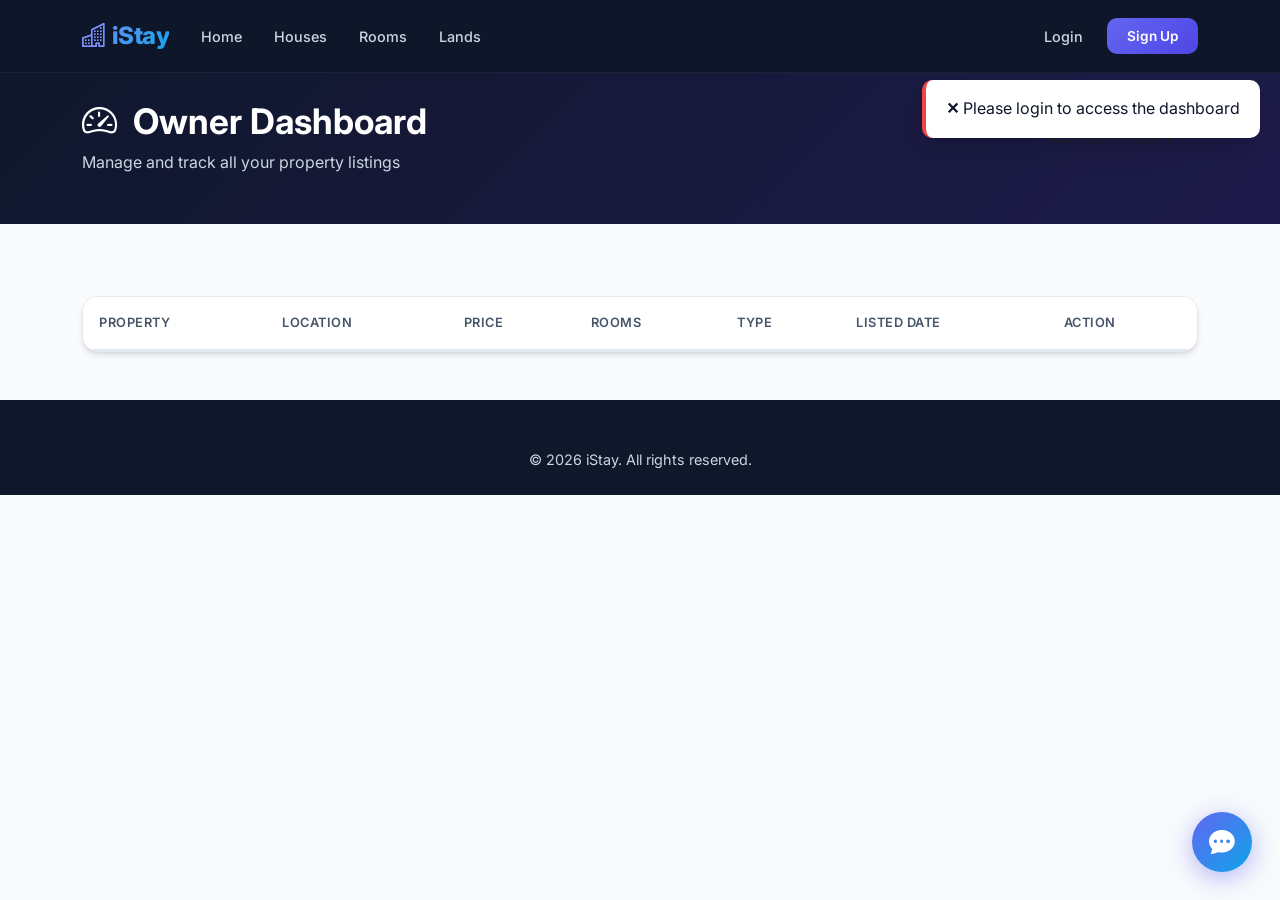
<file: frontend/dashboard.html>
<!DOCTYPE html>
<html lang="en">
<head>
    <meta charset="UTF-8">
    <meta name="viewport" content="width=device-width, initial-scale=1.0">
    <meta name="description" content="Manage your property listings on iStay - view, add, and remove your properties.">
    <title>Owner Dashboard — iStay</title>
    <link rel="icon" type="image/svg+xml" href="data:image/svg+xml,<svg xmlns='http://www.w3.org/2000/svg' viewBox='0 0 100 100'><text y='.9em' font-size='90'>🏠</text></svg>">
    <link href="https://cdn.jsdelivr.net/npm/bootstrap@5.3.3/dist/css/bootstrap.min.css" rel="stylesheet">
    <link href="https://cdn.jsdelivr.net/npm/bootstrap-icons@1.11.3/font/bootstrap-icons.min.css" rel="stylesheet">
    <link rel="stylesheet" href="css/style.css">
</head>
<body>

    <!-- Navbar -->
    <nav class="navbar navbar-expand-lg navbar-custom fixed-top">
        <div class="container">
            <a class="navbar-brand" href="index.html"><i class="bi bi-buildings"></i>iStay</a>
            <button class="navbar-toggler" type="button" data-bs-toggle="collapse" data-bs-target="#navbarNav" style="border-color: rgba(255,255,255,0.2);">
                <span class="navbar-toggler-icon" style="filter: invert(1);"></span>
            </button>
            <div class="collapse navbar-collapse" id="navbarNav">
                                <ul class="navbar-nav me-auto">
                    <li class="nav-item"><a class="nav-link" href="index.html">Home</a></li>
                    <li class="nav-item"><a class="nav-link" href="houses.html">Houses</a></li>
                    <li class="nav-item"><a class="nav-link" href="rooms.html">Rooms</a></li>
                    <li class="nav-item"><a class="nav-link" href="lands.html">Lands</a></li>
                </ul>
                <div class="d-flex align-items-center gap-2" id="authLinks">
                    <a href="login.html" class="nav-link" style="color: var(--light-3) !important;">Login</a>
                    <a href="register.html" class="btn btn-nav">Sign Up</a>
                </div>
                <div class="d-flex align-items-center gap-3" id="userLinks" style="display: none !important;">
                    <a href="add-property.html" class="nav-link" style="color: var(--light-3) !important;"><i class="bi bi-plus-circle me-1"></i>Add Property</a>
                    <a href="dashboard.html" class="nav-link active" style="color: var(--light-3) !important;"><i class="bi bi-speedometer2 me-1"></i>Dashboard</a>
                    <div class="dropdown">
                        <a class="nav-link dropdown-toggle" href="#" role="button" data-bs-toggle="dropdown" style="color: var(--light-3) !important;">
                            <i class="bi bi-person-circle me-1"></i><span class="user-name">User</span>
                        </a>
                        <ul class="dropdown-menu dropdown-menu-end">
                            <li><a class="dropdown-item" href="dashboard.html"><i class="bi bi-speedometer2 me-2"></i>Dashboard</a></li>
                            <li><hr class="dropdown-divider"></li>
                            <li><a class="dropdown-item" href="#" onclick="Auth.logout(); return false;"><i class="bi bi-box-arrow-right me-2"></i>Logout</a></li>
                        </ul>
                    </div>
                </div>
            </div>
        </div>
    </nav>

    <!-- Page Header -->
    <div class="page-header" style="padding-top: 100px;">
        <div class="container">
            <div class="d-flex justify-content-between align-items-center flex-wrap gap-3">
                <div>
                    <h1><i class="bi bi-speedometer2 me-3"></i>Owner Dashboard</h1>
                    <p class="mb-0">Manage and track all your property listings</p>
                </div>
                <a href="add-property.html" class="btn btn-nav" style="padding: 0.6rem 1.5rem !important; font-size: 0.9rem !important;">
                    <i class="bi bi-plus-lg me-2"></i>Add New Property
                </a>
            </div>
        </div>
    </div>

    <!-- Dashboard Content -->
    <section class="py-5">
        <div class="container">
            <!-- Stats Cards -->
            <div class="row" id="dashboardStats">
                <!-- Stats loaded dynamically -->
            </div>

            <!-- Properties Table -->
            <div class="dashboard-table mt-4">
                <div class="table-responsive">
                    <table class="table">
                        <thead>
                            <tr>
                                <th>Property</th>
                                <th>Location</th>
                                <th>Price</th>
                                <th>Rooms</th>
                                <th>Type</th>
                                <th>Listed Date</th>
                                <th>Action</th>
                            </tr>
                        </thead>
                        <tbody id="propertiesTableBody">
                            <!-- Properties loaded dynamically -->
                        </tbody>
                    </table>
                </div>
            </div>
        </div>
    </section>

    <!-- Footer -->
    <footer class="footer">
        <div class="container text-center">
            <p class="mb-0">&copy; 2026 iStay. All rights reserved.</p>
        </div>
    </footer>

    <script src="https://cdn.jsdelivr.net/npm/bootstrap@5.3.3/dist/js/bootstrap.bundle.min.js"></script>
    <script src="js/api.js"></script>
    <script src="js/dashboard.js"></script>
    <script src="js/chatbot.js"></script>
</body>
</html>
</file>
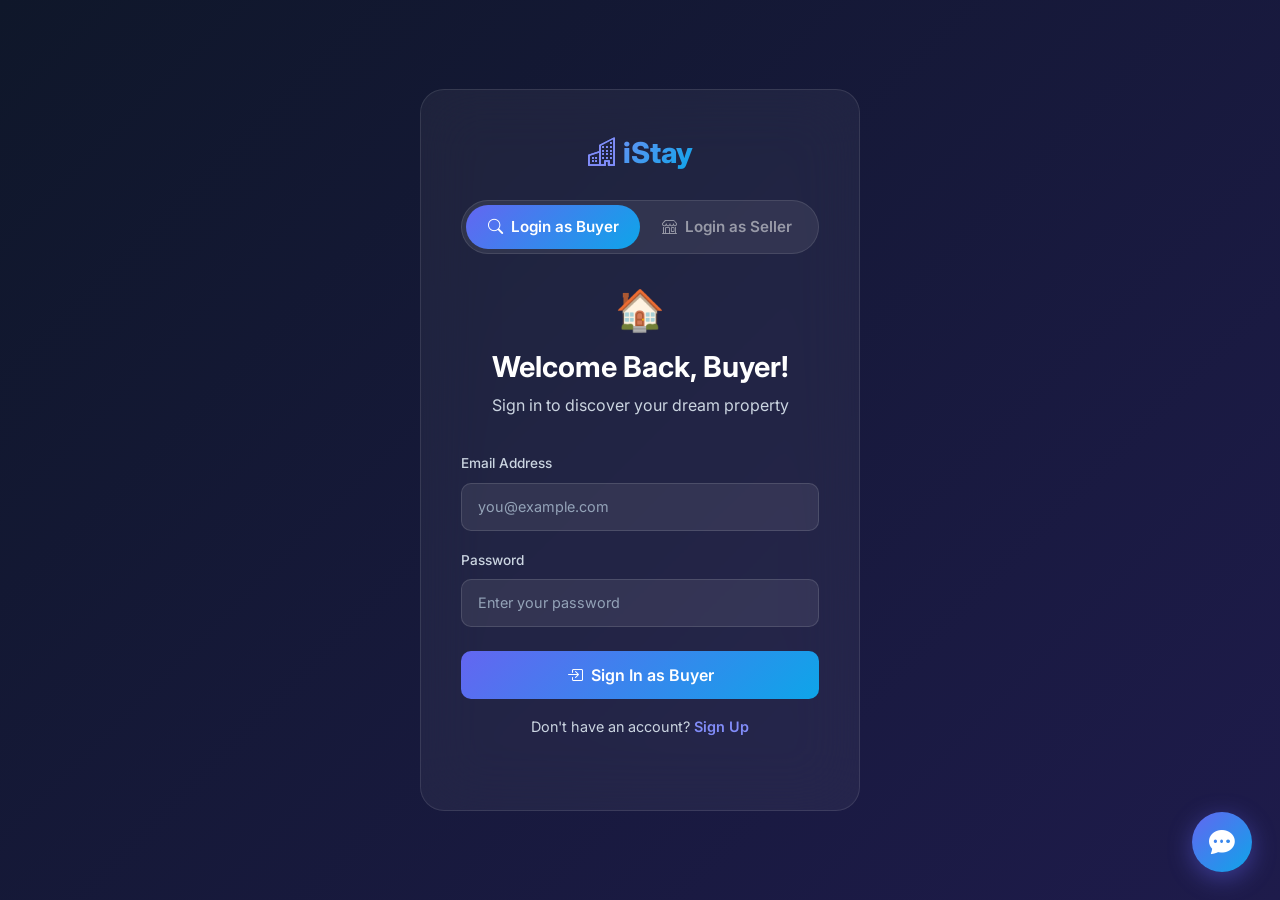
<file: frontend/inbox.html>
<!DOCTYPE html>
<html lang="en">
<head>
    <meta charset="UTF-8">
    <meta name="viewport" content="width=device-width, initial-scale=1.0">
    <meta name="description" content="View and reply to property inquiries on iStay.">
    <title>Inbox — iStay</title>
    <link rel="icon" type="image/svg+xml" href="data:image/svg+xml,<svg xmlns='http://www.w3.org/2000/svg' viewBox='0 0 100 100'><text y='.9em' font-size='90'>🏠</text></svg>">
    <link href="https://cdn.jsdelivr.net/npm/bootstrap@5.3.3/dist/css/bootstrap.min.css" rel="stylesheet">
    <link href="https://cdn.jsdelivr.net/npm/bootstrap-icons@1.11.3/font/bootstrap-icons.min.css" rel="stylesheet">
    <link rel="stylesheet" href="css/style.css">
    <style>
        .chat-container {
            height: calc(100vh - 200px);
            min-height: 500px;
            background: white;
            border-radius: var(--radius-lg);
            box-shadow: 0 5px 20px rgba(0,0,0,0.05);
            display: flex;
            overflow: hidden;
            border: 1px solid var(--light-2);
        }
        .conversation-list {
            width: 350px;
            border-right: 1px solid var(--light-2);
            display: flex;
            flex-direction: column;
            background: #fafafa;
        }
        .conversation-item {
            padding: 15px;
            border-bottom: 1px solid var(--light-2);
            cursor: pointer;
            transition: background 0.2s;
        }
        .conversation-item:hover {
            background: rgba(var(--primary-rgb), 0.05);
        }
        .conversation-item.active {
            background: rgba(var(--primary-rgb), 0.1);
            border-right: 3px solid var(--primary);
        }
        .chat-area {
            flex: 1;
            display: flex;
            flex-direction: column;
            background: white;
        }
        .chat-header {
            padding: 15px 20px;
            border-bottom: 1px solid var(--light-2);
            background: white;
            display: flex;
            align-items: center;
            justify-content: space-between;
        }
        .chat-messages {
            flex: 1;
            padding: 20px;
            overflow-y: auto;
            display: flex;
            flex-direction: column;
            gap: 10px;
            background: #f8f9fa;
        }
        .chat-input-area {
            padding: 15px;
            border-top: 1px solid var(--light-2);
            background: white;
        }
        .empty-chat {
            flex: 1;
            display: flex;
            flex-direction: column;
            align-items: center;
            justify-content: center;
            color: var(--text-muted);
        }
        .msg-bubble {
            max-width: 70%;
            padding: 10px 15px;
            border-radius: 15px;
            font-size: 0.95rem;
            position: relative;
        }
        .msg-mine {
            background: var(--primary);
            color: white;
            border-bottom-right-radius: 2px;
            align-self: flex-end;
        }
        .msg-theirs {
            background: white;
            border: 1px solid var(--light-2);
            color: var(--text-color);
            border-bottom-left-radius: 2px;
            align-self: flex-start;
        }
        .msg-time {
            font-size: 0.7rem;
            margin-top: 5px;
            opacity: 0.7;
            text-align: right;
        }
    </style>
</head>
<body class="bg-light">

    <!-- Navbar -->
    <nav class="navbar navbar-expand-lg navbar-custom fixed-top">
        <div class="container">
            <a class="navbar-brand" href="index.html"><i class="bi bi-buildings"></i>iStay</a>
            <button class="navbar-toggler" type="button" data-bs-toggle="collapse" data-bs-target="#navbarNav">
                <span class="navbar-toggler-icon" style="filter: invert(1);"></span>
            </button>
            <div class="collapse navbar-collapse" id="navbarNav">
                                <ul class="navbar-nav me-auto">
                    <li class="nav-item"><a class="nav-link" href="index.html">Home</a></li>
                    <li class="nav-item"><a class="nav-link" href="houses.html">Houses</a></li>
                    <li class="nav-item"><a class="nav-link" href="rooms.html">Rooms</a></li>
                    <li class="nav-item"><a class="nav-link" href="lands.html">Lands</a></li>
                </ul>
                <div class="d-flex align-items-center gap-3" id="userLinks">
                    <a href="inbox.html" class="nav-link active" style="color: var(--light-3) !important;"><i class="bi bi-envelope me-1"></i>Inbox</a>
                    <a href="dashboard.html" class="nav-link" style="color: var(--light-3) !important;"><i class="bi bi-speedometer2 me-1"></i>Dashboard</a>
                    <div class="dropdown">
                        <a class="nav-link dropdown-toggle" href="#" role="button" data-bs-toggle="dropdown" style="color: var(--light-3) !important;">
                            <i class="bi bi-person-circle me-1"></i><span class="user-name">User</span>
                        </a>
                        <ul class="dropdown-menu dropdown-menu-end">
                            <li><a class="dropdown-item" href="dashboard.html"><i class="bi bi-speedometer2 me-2"></i>Dashboard</a></li>
                            <li><hr class="dropdown-divider"></li>
                            <li><a class="dropdown-item" href="#" onclick="Auth.logout(); return false;"><i class="bi bi-box-arrow-right me-2"></i>Logout</a></li>
                        </ul>
                    </div>
                </div>
            </div>
        </div>
    </nav>

    <!-- Content -->
    <div style="padding-top: 90px; padding-bottom: 40px;">
        <div class="container">
            <h2 class="mb-4"><i class="bi bi-chat-left-dots-fill me-2 text-primary"></i>Your Inbox</h2>
            
            <div class="chat-container">
                <!-- Conversation List (Left Sidebar) -->
                <div class="conversation-list">
                    <div class="p-3 border-bottom bg-white font-weight-bold">
                        Conversations
                    </div>
                    <div id="conversationsContainer" style="overflow-y: auto; flex: 1;">
                        <div class="text-center p-4 text-muted">
                            <div class="spinner-border spinner-border-sm" role="status"></div> Loading...
                        </div>
                    </div>
                </div>

                <!-- Chat Area (Right Side) -->
                <div class="chat-area">
                    <div id="noChatSelected" class="empty-chat">
                        <i class="bi bi-chat-dots" style="font-size: 3rem; color: var(--light-3);"></i>
                        <h5 class="mt-3">Select a conversation</h5>
                        <p>Choose a conversation from the left to view messages.</p>
                    </div>

                    <div id="activeChat" class="d-none" style="display: flex; flex-direction: column; height: 100%;">
                        <div class="chat-header">
                            <div>
                                <h6 class="mb-0" id="chatTitle">Property Name</h6>
                                <small class="text-muted" id="chatPartner">Chatting with ...</small>
                            </div>
                            <a href="#" id="viewPropertyBtn" class="btn btn-sm btn-outline-primary">View Property</a>
                        </div>
                        <div class="chat-messages" id="chatMessages">
                            <!-- Messages -->
                        </div>
                        <div class="chat-input-area">
                            <form id="replyForm" class="d-flex gap-2 mb-0">
                                <input type="text" id="replyInput" class="form-control" placeholder="Type your reply..." required autocomplete="off">
                                <button type="submit" class="btn btn-primary px-4"><i class="bi bi-send-fill me-2"></i>Send</button>
                            </form>
                        </div>
                    </div>
                </div>
            </div>
        </div>
    </div>

    <!-- Footer -->
    <footer class="footer mt-auto">
        <div class="container text-center">
            <p class="mb-0">&copy; 2026 iStay. All rights reserved.</p>
        </div>
    </footer>

    <script src="https://cdn.jsdelivr.net/npm/bootstrap@5.3.3/dist/js/bootstrap.bundle.min.js"></script>
    <script src="js/api.js"></script>
    <script src="js/inbox.js"></script>
    <script src="js/chatbot.js"></script>
</body>
</html>
</file>
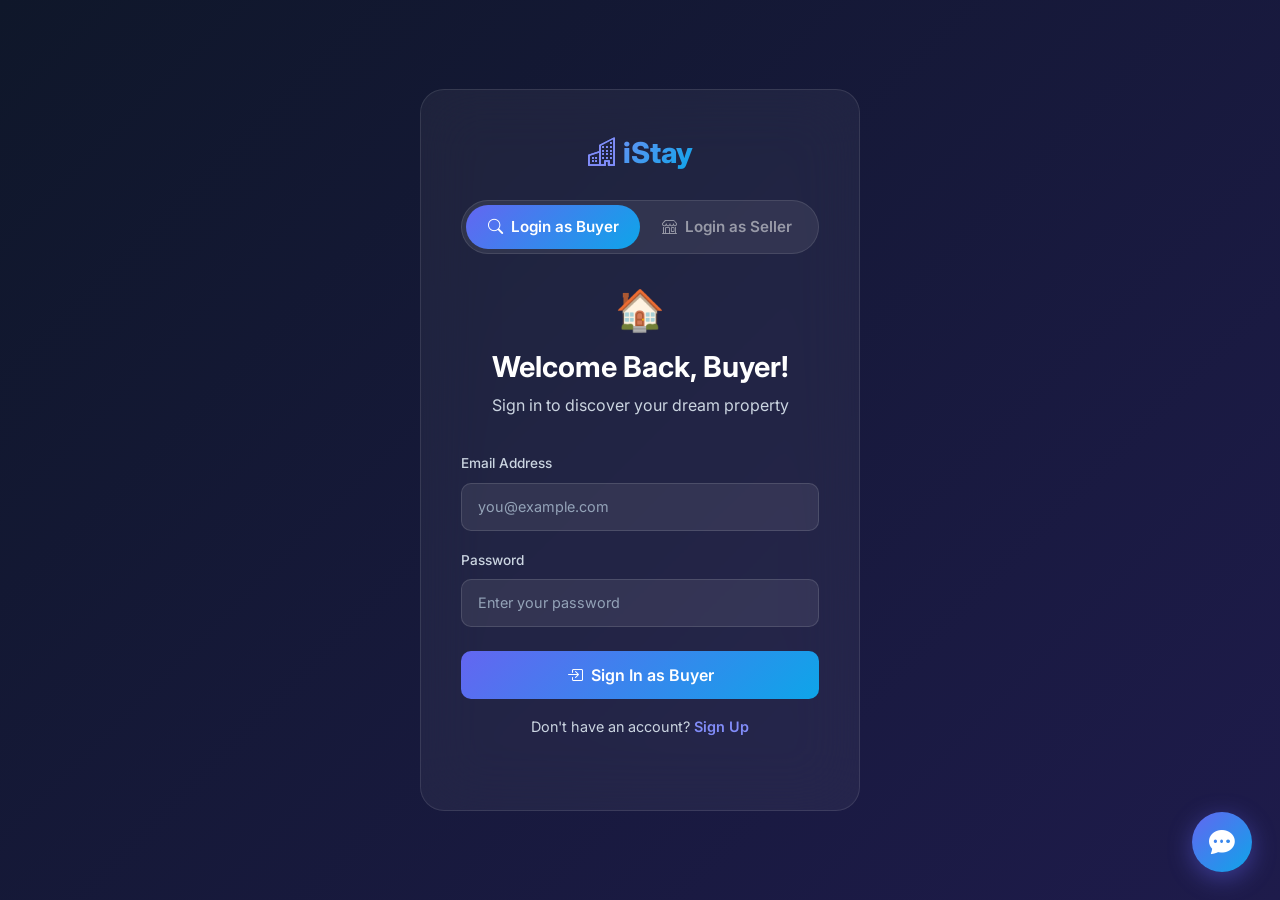
<file: frontend/login.html>
<!DOCTYPE html>
<html lang="en">
<head>
    <meta charset="UTF-8">
    <meta name="viewport" content="width=device-width, initial-scale=1.0">
    <meta name="description" content="Login to iStay to manage your properties and access exclusive features.">
    <title>Login — iStay</title>
    <link rel="icon" type="image/svg+xml" href="data:image/svg+xml,<svg xmlns='http://www.w3.org/2000/svg' viewBox='0 0 100 100'><text y='.9em' font-size='90'>🏠</text></svg>">
    <link href="https://cdn.jsdelivr.net/npm/bootstrap@5.3.3/dist/css/bootstrap.min.css" rel="stylesheet">
    <link href="https://cdn.jsdelivr.net/npm/bootstrap-icons@1.11.3/font/bootstrap-icons.min.css" rel="stylesheet">
    <link rel="stylesheet" href="css/style.css">
    <style>
        .role-toggle {
            display: flex;
            background: rgba(255,255,255,0.08);
            border-radius: 50px;
            padding: 4px;
            margin-bottom: 1.5rem;
            border: 1px solid rgba(255,255,255,0.1);
        }
        .role-toggle .role-btn {
            flex: 1;
            text-align: center;
            padding: 10px 20px;
            border-radius: 50px;
            cursor: pointer;
            font-weight: 600;
            font-size: 0.95rem;
            transition: all 0.3s ease;
            color: rgba(255,255,255,0.5);
            border: none;
            background: transparent;
        }
        .role-toggle .role-btn.active {
            background: linear-gradient(135deg, var(--primary), var(--secondary));
            color: white;
            box-shadow: 0 4px 15px rgba(var(--primary-rgb), 0.4);
        }
        .role-toggle .role-btn:hover:not(.active) {
            color: rgba(255,255,255,0.8);
        }
        .role-icon {
            font-size: 2.5rem;
            margin-bottom: 0.5rem;
            display: block;
        }
    </style>
</head>
<body>

    <div class="auth-page">
        <div class="auth-card">
            <div class="text-center mb-4">
                <a href="index.html" style="font-size: 1.8rem; font-weight: 800; background: linear-gradient(135deg, var(--primary-light), var(--secondary)); -webkit-background-clip: text; -webkit-text-fill-color: transparent;">
                    <i class="bi bi-buildings" style="-webkit-text-fill-color: var(--primary-light); margin-right: 6px;"></i>iStay
                </a>
            </div>

            <!-- Role Toggle -->
            <div class="role-toggle" id="roleToggle">
                <button type="button" class="role-btn active" data-role="BUYER" onclick="setLoginRole('BUYER')">
                    <i class="bi bi-search me-2"></i>Login as Buyer
                </button>
                <button type="button" class="role-btn" data-role="SELLER" onclick="setLoginRole('SELLER')">
                    <i class="bi bi-shop me-2"></i>Login as Seller
                </button>
            </div>

            <div class="text-center mb-3">
                <span class="role-icon" id="loginRoleIcon">🏠</span>
                <h2 id="loginTitle">Welcome Back, Buyer!</h2>
                <p id="loginSubtitle">Sign in to discover your dream property</p>
            </div>

            <form id="loginForm">
                <input type="hidden" id="loginRole" value="BUYER">
                <div class="mb-3">
                    <label for="email" class="form-label">Email Address</label>
                    <input type="email" class="form-control" id="email" placeholder="you@example.com" required>
                </div>
                <div class="mb-4">
                    <label for="password" class="form-label">Password</label>
                    <input type="password" class="form-control" id="password" placeholder="Enter your password" required>
                </div>
                <button type="submit" class="btn btn-auth mb-3" id="loginBtn">
                    <i class="bi bi-box-arrow-in-right me-2"></i>Sign In as Buyer
                </button>
                <p class="text-center" style="color: var(--light-3); font-size: 0.9rem;">
                    Don't have an account? <a href="register.html" class="auth-link">Sign Up</a>
                </p>
            </form>
        </div>
    </div>

    <script src="https://cdn.jsdelivr.net/npm/bootstrap@5.3.3/dist/js/bootstrap.bundle.min.js"></script>
    <script src="js/api.js"></script>
    <script>
        function setLoginRole(role) {
            document.getElementById('loginRole').value = role;
            document.querySelectorAll('#roleToggle .role-btn').forEach(btn => {
                btn.classList.toggle('active', btn.dataset.role === role);
            });
            if (role === 'BUYER') {
                document.getElementById('loginRoleIcon').textContent = '🏠';
                document.getElementById('loginTitle').textContent = 'Welcome Back, Buyer!';
                document.getElementById('loginSubtitle').textContent = 'Sign in to discover your dream property';
                document.getElementById('loginBtn').innerHTML = '<i class="bi bi-box-arrow-in-right me-2"></i>Sign In as Buyer';
            } else {
                document.getElementById('loginRoleIcon').textContent = '🔑';
                document.getElementById('loginTitle').textContent = 'Welcome Back, Seller!';
                document.getElementById('loginSubtitle').textContent = 'Sign in to manage your property listings';
                document.getElementById('loginBtn').innerHTML = '<i class="bi bi-box-arrow-in-right me-2"></i>Sign In as Seller';
            }
        }
    </script>
    <script src="js/auth.js"></script>
    <script src="js/chatbot.js"></script>
</body>
</html>
</file>
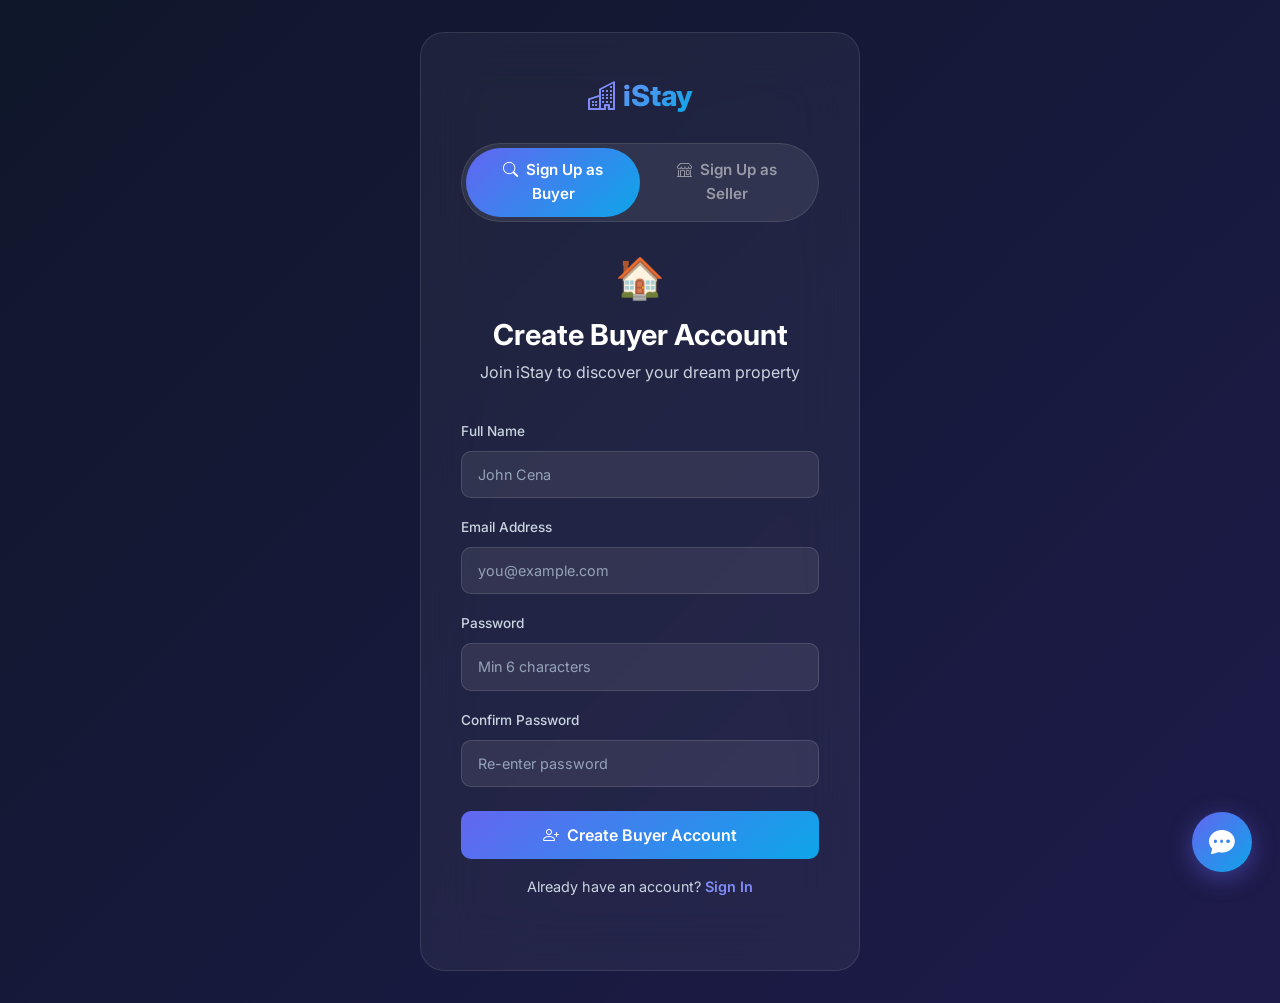
<file: frontend/register.html>
<!DOCTYPE html>
<html lang="en">
<head>
    <meta charset="UTF-8">
    <meta name="viewport" content="width=device-width, initial-scale=1.0">
    <meta name="description" content="Create your iStay account to list and discover properties.">
    <title>Register — iStay</title>
    <link rel="icon" type="image/svg+xml" href="data:image/svg+xml,<svg xmlns='http://www.w3.org/2000/svg' viewBox='0 0 100 100'><text y='.9em' font-size='90'>🏠</text></svg>">
    <link href="https://cdn.jsdelivr.net/npm/bootstrap@5.3.3/dist/css/bootstrap.min.css" rel="stylesheet">
    <link href="https://cdn.jsdelivr.net/npm/bootstrap-icons@1.11.3/font/bootstrap-icons.min.css" rel="stylesheet">
    <link rel="stylesheet" href="css/style.css">
    <style>
        .role-toggle {
            display: flex;
            background: rgba(255,255,255,0.08);
            border-radius: 50px;
            padding: 4px;
            margin-bottom: 1.5rem;
            border: 1px solid rgba(255,255,255,0.1);
        }
        .role-toggle .role-btn {
            flex: 1;
            text-align: center;
            padding: 10px 20px;
            border-radius: 50px;
            cursor: pointer;
            font-weight: 600;
            font-size: 0.95rem;
            transition: all 0.3s ease;
            color: rgba(255,255,255,0.5);
            border: none;
            background: transparent;
        }
        .role-toggle .role-btn.active {
            background: linear-gradient(135deg, var(--primary), var(--secondary));
            color: white;
            box-shadow: 0 4px 15px rgba(var(--primary-rgb), 0.4);
        }
        .role-toggle .role-btn:hover:not(.active) {
            color: rgba(255,255,255,0.8);
        }
        .role-icon {
            font-size: 2.5rem;
            margin-bottom: 0.5rem;
            display: block;
        }
    </style>
</head>
<body>

    <div class="auth-page">
        <div class="auth-card">
            <div class="text-center mb-4">
                <a href="index.html" style="font-size: 1.8rem; font-weight: 800; background: linear-gradient(135deg, var(--primary-light), var(--secondary)); -webkit-background-clip: text; -webkit-text-fill-color: transparent;">
                    <i class="bi bi-buildings" style="-webkit-text-fill-color: var(--primary-light); margin-right: 6px;"></i>iStay
                </a>
            </div>

            <!-- Role Toggle -->
            <div class="role-toggle" id="roleToggle">
                <button type="button" class="role-btn active" data-role="BUYER" onclick="setRegisterRole('BUYER')">
                    <i class="bi bi-search me-2"></i>Sign Up as Buyer
                </button>
                <button type="button" class="role-btn" data-role="SELLER" onclick="setRegisterRole('SELLER')">
                    <i class="bi bi-shop me-2"></i>Sign Up as Seller
                </button>
            </div>

            <div class="text-center mb-3">
                <span class="role-icon" id="registerRoleIcon">🏠</span>
                <h2 id="registerTitle">Create Buyer Account</h2>
                <p id="registerSubtitle">Join iStay to discover your dream property</p>
            </div>

            <form id="registerForm">
                <input type="hidden" id="registerRole" value="BUYER">
                <div class="mb-3">
                    <label for="name" class="form-label">Full Name</label>
                    <input type="text" class="form-control" id="name" placeholder="John Cena" required>
                </div>
                <div class="mb-3">
                    <label for="email" class="form-label">Email Address</label>
                    <input type="email" class="form-control" id="email" placeholder="you@example.com" required>
                </div>
                <div class="mb-3">
                    <label for="password" class="form-label">Password</label>
                    <input type="password" class="form-control" id="password" placeholder="Min 6 characters" required minlength="6">
                </div>
                <div class="mb-4">
                    <label for="confirmPassword" class="form-label">Confirm Password</label>
                    <input type="password" class="form-control" id="confirmPassword" placeholder="Re-enter password" required>
                </div>
                <button type="submit" class="btn btn-auth mb-3" id="registerBtn">
                    <i class="bi bi-person-plus me-2"></i>Create Buyer Account
                </button>
                <p class="text-center" style="color: var(--light-3); font-size: 0.9rem;">
                    Already have an account? <a href="login.html" class="auth-link">Sign In</a>
                </p>
            </form>
        </div>
    </div>

    <script src="https://cdn.jsdelivr.net/npm/bootstrap@5.3.3/dist/js/bootstrap.bundle.min.js"></script>
    <script src="js/api.js"></script>
    <script>
        function setRegisterRole(role) {
            document.getElementById('registerRole').value = role;
            document.querySelectorAll('#roleToggle .role-btn').forEach(btn => {
                btn.classList.toggle('active', btn.dataset.role === role);
            });
            if (role === 'BUYER') {
                document.getElementById('registerRoleIcon').textContent = '🏠';
                document.getElementById('registerTitle').textContent = 'Create Buyer Account';
                document.getElementById('registerSubtitle').textContent = 'Join iStay to discover your dream property';
                document.getElementById('registerBtn').innerHTML = '<i class="bi bi-person-plus me-2"></i>Create Buyer Account';
            } else {
                document.getElementById('registerRoleIcon').textContent = '🔑';
                document.getElementById('registerTitle').textContent = 'Create Seller Account';
                document.getElementById('registerSubtitle').textContent = 'Join iStay to list and sell your properties';
                document.getElementById('registerBtn').innerHTML = '<i class="bi bi-person-plus me-2"></i>Create Seller Account';
            }
        }
    </script>
    <script src="js/auth.js"></script>
    <script src="js/chatbot.js"></script>
</body>
</html>
</file>
<file: frontend/css/style.css>
/* ============================================
   iStay Design System
   Premium Property Finder Platform
   ============================================ */

@import url('https://fonts.googleapis.com/css2?family=Inter:wght@300;400;500;600;700;800&display=swap');

/* ============================================
   CSS Variables
   ============================================ */
:root {
    --primary: #6366f1;
    --primary-dark: #4f46e5;
    --primary-light: #818cf8;
    --secondary: #0ea5e9;
    --accent: #f59e0b;
    --success: #10b981;
    --danger: #ef4444;
    --dark: #0f172a;
    --dark-2: #1e293b;
    --dark-3: #334155;
    --light: #f8fafc;
    --light-2: #e2e8f0;
    --light-3: #cbd5e1;
    --text-primary: #0f172a;
    --text-secondary: #475569;
    --text-muted: #94a3b8;
    --white: #ffffff;
    --glass-bg: rgba(255, 255, 255, 0.08);
    --glass-border: rgba(255, 255, 255, 0.12);
    --shadow-sm: 0 1px 2px rgba(0, 0, 0, 0.05);
    --shadow-md: 0 4px 6px -1px rgba(0, 0, 0, 0.1), 0 2px 4px -2px rgba(0, 0, 0, 0.1);
    --shadow-lg: 0 10px 15px -3px rgba(0, 0, 0, 0.1), 0 4px 6px -4px rgba(0, 0, 0, 0.1);
    --shadow-xl: 0 20px 25px -5px rgba(0, 0, 0, 0.1), 0 8px 10px -6px rgba(0, 0, 0, 0.1);
    --radius-sm: 6px;
    --radius-md: 10px;
    --radius-lg: 16px;
    --radius-xl: 24px;
    --transition: all 0.3s cubic-bezier(0.4, 0, 0.2, 1);
}

/* ============================================
   Reset & Base
   ============================================ */
*,
*::before,
*::after {
    margin: 0;
    padding: 0;
    box-sizing: border-box;
}

html {
    scroll-behavior: smooth;
}

body {
    font-family: 'Inter', -apple-system, BlinkMacSystemFont, sans-serif;
    color: var(--text-primary);
    background-color: var(--light);
    line-height: 1.6;
    -webkit-font-smoothing: antialiased;
}

a {
    text-decoration: none;
    color: inherit;
    transition: var(--transition);
}

img {
    max-width: 100%;
    height: auto;
}

/* ============================================
   Navbar
   ============================================ */
.navbar-custom {
    background: rgba(15, 23, 42, 0.95);
    backdrop-filter: blur(20px);
    -webkit-backdrop-filter: blur(20px);
    border-bottom: 1px solid rgba(255, 255, 255, 0.05);
    padding: 0.75rem 0;
    transition: var(--transition);
}

.navbar-custom .navbar-brand {
    font-size: 1.5rem;
    font-weight: 800;
    background: linear-gradient(135deg, var(--primary-light), var(--secondary));
    -webkit-background-clip: text;
    -webkit-text-fill-color: transparent;
    background-clip: text;
    letter-spacing: -0.5px;
}

.navbar-custom .navbar-brand i {
    -webkit-text-fill-color: var(--primary-light);
    margin-right: 6px;
}

.navbar-custom .nav-link {
    color: var(--light-3) !important;
    font-weight: 500;
    font-size: 0.9rem;
    padding: 0.5rem 1rem !important;
    border-radius: var(--radius-sm);
    transition: var(--transition);
}

.navbar-custom .nav-link:hover,
.navbar-custom .nav-link.active {
    color: var(--white) !important;
    background: rgba(99, 102, 241, 0.15);
}

.navbar-custom .btn-nav {
    background: linear-gradient(135deg, var(--primary), var(--primary-dark));
    color: var(--white) !important;
    border: none;
    padding: 0.5rem 1.25rem !important;
    border-radius: var(--radius-md);
    font-weight: 600;
    font-size: 0.85rem;
    transition: var(--transition);
}

.navbar-custom .btn-nav:hover {
    transform: translateY(-2px);
    box-shadow: 0 4px 15px rgba(99, 102, 241, 0.4);
}

/* ============================================
   Hero Section
   ============================================ */
.hero-section {
    position: relative;
    min-height: 85vh;
    display: flex;
    align-items: center;
    background: linear-gradient(135deg, #0f172a 0%, #1e1b4b 50%, #312e81 100%);
    overflow: hidden;
}

.hero-section::before {
    content: '';
    position: absolute;
    top: -50%;
    right: -20%;
    width: 700px;
    height: 700px;
    background: radial-gradient(circle, rgba(99, 102, 241, 0.15) 0%, transparent 70%);
    border-radius: 50%;
    animation: pulse-glow 6s ease-in-out infinite;
}

.hero-section::after {
    content: '';
    position: absolute;
    bottom: -30%;
    left: -10%;
    width: 500px;
    height: 500px;
    background: radial-gradient(circle, rgba(14, 165, 233, 0.1) 0%, transparent 70%);
    border-radius: 50%;
    animation: pulse-glow 8s ease-in-out infinite reverse;
}

@keyframes pulse-glow {
    0%, 100% { transform: scale(1); opacity: 0.5; }
    50% { transform: scale(1.1); opacity: 1; }
}

.hero-content {
    position: relative;
    z-index: 2;
}

.hero-title {
    font-size: 3.5rem;
    font-weight: 800;
    color: var(--white);
    line-height: 1.1;
    letter-spacing: -1px;
    margin-bottom: 1.25rem;
}

.hero-title span {
    background: linear-gradient(135deg, var(--primary-light), var(--secondary));
    -webkit-background-clip: text;
    -webkit-text-fill-color: transparent;
    background-clip: text;
}

.hero-subtitle {
    font-size: 1.15rem;
    color: var(--light-3);
    font-weight: 400;
    max-width: 550px;
    margin-bottom: 2.5rem;
    line-height: 1.7;
}

/* ============================================
   Search Box
   ============================================ */
.search-box {
    background: rgba(255, 255, 255, 0.06);
    backdrop-filter: blur(20px);
    -webkit-backdrop-filter: blur(20px);
    border: 1px solid rgba(255, 255, 255, 0.1);
    border-radius: var(--radius-xl);
    padding: 2rem;
    max-width: 900px;
}

.search-box .form-control,
.search-box .form-select {
    background: rgba(255, 255, 255, 0.08);
    border: 1px solid rgba(255, 255, 255, 0.12);
    color: var(--white);
    border-radius: var(--radius-md);
    padding: 0.7rem 1rem;
    font-size: 0.9rem;
    transition: var(--transition);
}

.search-box .form-control:focus,
.search-box .form-select:focus {
    background: rgba(255, 255, 255, 0.12);
    border-color: var(--primary-light);
    box-shadow: 0 0 0 3px rgba(99, 102, 241, 0.15);
    color: var(--white);
}

.search-box .form-control::placeholder {
    color: var(--text-muted);
}

.search-box .form-select option {
    background: var(--dark);
    color: var(--white);
}

.search-box label {
    color: var(--light-3);
    font-weight: 500;
    font-size: 0.8rem;
    text-transform: uppercase;
    letter-spacing: 0.5px;
    margin-bottom: 0.4rem;
}

.btn-search {
    background: linear-gradient(135deg, var(--primary), var(--secondary));
    color: var(--white);
    border: none;
    border-radius: var(--radius-md);
    padding: 0.75rem 2rem;
    font-weight: 600;
    font-size: 0.95rem;
    transition: var(--transition);
    width: 100%;
}

.btn-search:hover {
    transform: translateY(-2px);
    box-shadow: 0 8px 25px rgba(99, 102, 241, 0.35);
    color: var(--white);
}

/* ============================================
   Section Styling
   ============================================ */
.section-title {
    font-size: 2rem;
    font-weight: 700;
    color: var(--text-primary);
    margin-bottom: 0.5rem;
    letter-spacing: -0.5px;
}

.section-subtitle {
    color: var(--text-secondary);
    font-size: 1rem;
    margin-bottom: 2.5rem;
}

/* ============================================
   Property Cards
   ============================================ */
.property-card {
    background: var(--white);
    border-radius: var(--radius-lg);
    overflow: hidden;
    box-shadow: var(--shadow-md);
    transition: var(--transition);
    border: 1px solid var(--light-2);
    height: 100%;
    display: flex;
    flex-direction: column;
}

.property-card:hover {
    transform: translateY(-8px);
    box-shadow: var(--shadow-xl);
    border-color: var(--primary-light);
}

.property-card .card-img-wrapper {
    position: relative;
    height: 220px;
    overflow: hidden;
}

.property-card .card-img-wrapper img {
    width: 100%;
    height: 100%;
    object-fit: cover;
    transition: transform 0.5s ease;
}

.property-card:hover .card-img-wrapper img {
    transform: scale(1.08);
}

.category-card {
    background: var(--white);
    border: 1px solid var(--light-2) !important;
}

.category-card:hover {
    transform: translateY(-8px) !important;
    box-shadow: var(--shadow-xl) !important;
    border-color: var(--primary-light) !important;
}

.category-card .icon-circle {
    transition: var(--transition);
}

.category-card:hover .icon-circle {
    background: var(--primary) !important;
}

.category-card:hover .icon-circle i {
    color: var(--white) !important;
}

.property-card .badge-type {
    position: absolute;
    top: 12px;
    left: 12px;
    padding: 0.35rem 0.85rem;
    border-radius: 50px;
    font-size: 0.72rem;
    font-weight: 700;
    text-transform: uppercase;
    letter-spacing: 0.5px;
}

.badge-rent {
    background: linear-gradient(135deg, #10b981, #059669);
    color: var(--white);
}

.badge-sale {
    background: linear-gradient(135deg, var(--primary), var(--primary-dark));
    color: var(--white);
}

.property-card .card-body {
    padding: 1.25rem;
    flex: 1;
    display: flex;
    flex-direction: column;
}

.property-card .card-title {
    font-size: 1.1rem;
    font-weight: 700;
    margin-bottom: 0.5rem;
    color: var(--text-primary);
    display: -webkit-box;
    -webkit-line-clamp: 1;
    -webkit-box-orient: vertical;
    overflow: hidden;
}

.property-card .card-location {
    color: var(--text-muted);
    font-size: 0.85rem;
    display: flex;
    align-items: center;
    gap: 4px;
    margin-bottom: 0.75rem;
}

.property-card .card-price {
    font-size: 1.3rem;
    font-weight: 800;
    color: var(--primary);
    margin-bottom: 0.75rem;
}

.property-card .card-price small {
    font-size: 0.75rem;
    font-weight: 500;
    color: var(--text-muted);
}

.property-card .card-meta {
    display: flex;
    gap: 1rem;
    padding-top: 0.75rem;
    border-top: 1px solid var(--light-2);
    margin-top: auto;
}

.property-card .card-meta span {
    font-size: 0.8rem;
    color: var(--text-secondary);
    display: flex;
    align-items: center;
    gap: 4px;
}

.property-card .card-meta i {
    color: var(--primary);
    font-size: 0.85rem;
}

/* ============================================
   Buttons
   ============================================ */
.btn-primary-custom {
    background: linear-gradient(135deg, var(--primary), var(--primary-dark));
    color: var(--white);
    border: none;
    border-radius: var(--radius-md);
    padding: 0.65rem 1.5rem;
    font-weight: 600;
    font-size: 0.9rem;
    transition: var(--transition);
}

.btn-primary-custom:hover {
    transform: translateY(-2px);
    box-shadow: 0 6px 20px rgba(99, 102, 241, 0.35);
    color: var(--white);
}

.btn-outline-custom {
    background: transparent;
    color: var(--primary);
    border: 2px solid var(--primary);
    border-radius: var(--radius-md);
    padding: 0.6rem 1.5rem;
    font-weight: 600;
    font-size: 0.9rem;
    transition: var(--transition);
}

.btn-outline-custom:hover {
    background: var(--primary);
    color: var(--white);
    transform: translateY(-2px);
}

.btn-danger-custom {
    background: linear-gradient(135deg, var(--danger), #dc2626);
    color: var(--white);
    border: none;
    border-radius: var(--radius-md);
    padding: 0.5rem 1.25rem;
    font-weight: 600;
    font-size: 0.85rem;
    transition: var(--transition);
}

.btn-danger-custom:hover {
    transform: translateY(-1px);
    box-shadow: 0 4px 15px rgba(239, 68, 68, 0.35);
    color: var(--white);
}

/* ============================================
   Auth Pages
   ============================================ */
.auth-page {
    min-height: 100vh;
    display: flex;
    align-items: center;
    justify-content: center;
    background: linear-gradient(135deg, #0f172a, #1e1b4b);
    padding: 2rem;
}

.auth-card {
    background: rgba(255, 255, 255, 0.05);
    backdrop-filter: blur(30px);
    -webkit-backdrop-filter: blur(30px);
    border: 1px solid rgba(255, 255, 255, 0.1);
    border-radius: var(--radius-xl);
    padding: 2.5rem;
    width: 100%;
    max-width: 440px;
}

.auth-card h2 {
    color: var(--white);
    font-weight: 700;
    font-size: 1.8rem;
    margin-bottom: 0.5rem;
}

.auth-card p {
    color: var(--light-3);
    margin-bottom: 2rem;
}

.auth-card .form-control {
    background: rgba(255, 255, 255, 0.08);
    border: 1px solid rgba(255, 255, 255, 0.12);
    color: var(--white);
    border-radius: var(--radius-md);
    padding: 0.75rem 1rem;
    font-size: 0.9rem;
    transition: var(--transition);
}

.auth-card .form-control:focus {
    background: rgba(255, 255, 255, 0.12);
    border-color: var(--primary-light);
    box-shadow: 0 0 0 3px rgba(99, 102, 241, 0.15);
    color: var(--white);
}

.auth-card .form-control::placeholder {
    color: var(--text-muted);
}

.auth-card label {
    color: var(--light-3);
    font-weight: 500;
    font-size: 0.85rem;
}

.auth-card .btn-auth {
    background: linear-gradient(135deg, var(--primary), var(--secondary));
    color: var(--white);
    border: none;
    border-radius: var(--radius-md);
    padding: 0.75rem;
    font-weight: 600;
    font-size: 1rem;
    width: 100%;
    transition: var(--transition);
}

.auth-card .btn-auth:hover {
    transform: translateY(-2px);
    box-shadow: 0 8px 25px rgba(99, 102, 241, 0.35);
}

.auth-card .auth-link {
    color: var(--primary-light);
    font-weight: 600;
}

.auth-card .auth-link:hover {
    color: var(--secondary);
}

/* ============================================
   Form Pages (Add Property)
   ============================================ */
.page-header {
    background: linear-gradient(135deg, #0f172a 0%, #1e1b4b 100%);
    padding: 4rem 0 3rem;
}

.page-header h1 {
    font-size: 2.2rem;
    font-weight: 700;
    color: var(--white);
}

.page-header p {
    color: var(--light-3);
}

.form-card {
    background: var(--white);
    border-radius: var(--radius-lg);
    padding: 2rem;
    box-shadow: var(--shadow-lg);
    border: 1px solid var(--light-2);
}

.form-card .form-label {
    font-weight: 600;
    font-size: 0.85rem;
    color: var(--text-primary);
}

.form-card .form-control,
.form-card .form-select {
    border-radius: var(--radius-md);
    padding: 0.7rem 1rem;
    border: 1.5px solid var(--light-2);
    font-size: 0.9rem;
    transition: var(--transition);
}

.form-card .form-control:focus,
.form-card .form-select:focus {
    border-color: var(--primary);
    box-shadow: 0 0 0 3px rgba(99, 102, 241, 0.1);
}

.amenity-checkbox {
    display: inline-flex;
    align-items: center;
    gap: 6px;
    padding: 0.4rem 0.85rem;
    background: var(--light);
    border: 1.5px solid var(--light-2);
    border-radius: 50px;
    cursor: pointer;
    transition: var(--transition);
    font-size: 0.85rem;
    margin: 0.25rem;
}

.amenity-checkbox:hover {
    border-color: var(--primary-light);
    background: rgba(99, 102, 241, 0.05);
}

.amenity-checkbox input:checked + span {
    color: var(--primary);
    font-weight: 600;
}

.amenity-checkbox input {
    accent-color: var(--primary);
}

/* Search Box Amenities Specifics */
.search-amenity {
    background: rgba(255, 255, 255, 0.08);
    border-color: rgba(255, 255, 255, 0.12);
    color: var(--light-3);
}

.search-amenity:hover {
    background: rgba(255, 255, 255, 0.15);
    border-color: var(--primary-light);
    color: var(--white);
}

.search-amenity input:checked + span {
    color: var(--white);
}

/* ============================================
   Property Detail Page
   ============================================ */
.detail-hero {
    height: 450px;
    object-fit: cover;
    border-radius: var(--radius-lg);
    width: 100%;
}

.detail-badge {
    padding: 0.4rem 1rem;
    border-radius: 50px;
    font-size: 0.8rem;
    font-weight: 700;
    text-transform: uppercase;
}

.detail-price {
    font-size: 2rem;
    font-weight: 800;
    color: var(--primary);
}

.detail-info {
    display: flex;
    gap: 2rem;
    flex-wrap: wrap;
}

.detail-info-item {
    display: flex;
    align-items: center;
    gap: 8px;
    padding: 0.75rem 1.25rem;
    background: var(--light);
    border-radius: var(--radius-md);
    font-size: 0.9rem;
    color: var(--text-secondary);
}

.detail-info-item i {
    color: var(--primary);
    font-size: 1.1rem;
}

.amenity-tag {
    display: inline-flex;
    align-items: center;
    gap: 5px;
    padding: 0.4rem 0.9rem;
    background: rgba(99, 102, 241, 0.08);
    color: var(--primary);
    border-radius: 50px;
    font-size: 0.8rem;
    font-weight: 600;
    margin: 0.2rem;
}

/* ============================================
   Leaflet & Maps
   ============================================ */
.leaflet-container {
    font-family: 'Inter', -apple-system, sans-serif !important;
}

.leaflet-routing-container {
    background-color: var(--white) !important;
    border-radius: var(--radius-md) !important;
    border: 1px solid var(--light-2) !important;
    box-shadow: var(--shadow-md) !important;
    padding: 10px !important;
    max-height: 400px;
    overflow-y: auto;
}

.leaflet-routing-alt h2 {
    font-size: 1.1rem;
    font-weight: 700;
    color: var(--primary);
}

.leaflet-routing-alt h3 {
    font-size: 0.9rem;
    color: var(--text-secondary);
}

.leaflet-routing-alt table {
    width: 100%;
}

.leaflet-routing-alt tr:hover {
    background-color: var(--light);
}

/* ---- Map View (Explore Pages) ---- */
.map-view-section {
    background: var(--white);
    border-radius: var(--radius-lg);
    box-shadow: var(--shadow-md);
    border: 1px solid var(--light-2);
    margin-bottom: 1.25rem;
    overflow: hidden;
    display: none;
    animation: mapSlideIn 0.3s ease;
}

@keyframes mapSlideIn {
    from { opacity: 0; transform: translateY(-10px); }
    to { opacity: 1; transform: translateY(0); }
}

.map-view-header {
    display: flex;
    justify-content: space-between;
    align-items: center;
    padding: 0.75rem 1rem;
    background: linear-gradient(135deg, rgba(99, 102, 241, 0.05), rgba(14, 165, 233, 0.05));
    border-bottom: 1px solid var(--light-2);
}

.map-view-header h6 {
    margin: 0;
    font-weight: 700;
    font-size: 0.9rem;
    color: var(--text-primary);
    display: flex;
    align-items: center;
    gap: 6px;
}

.map-view-header h6 i {
    color: var(--primary);
}

.map-view-controls {
    display: flex;
    gap: 0.5rem;
}

.btn-map-control {
    display: inline-flex;
    align-items: center;
    gap: 4px;
    padding: 0.35rem 0.85rem;
    border: 1.5px solid var(--light-2);
    border-radius: 50px;
    font-size: 0.78rem;
    font-weight: 600;
    color: var(--text-secondary);
    background: var(--white);
    cursor: pointer;
    transition: var(--transition);
}

.btn-map-control:hover {
    border-color: var(--primary-light);
    color: var(--primary);
    background: rgba(99, 102, 241, 0.04);
}

.btn-map-control.active {
    background: var(--primary);
    color: var(--white);
    border-color: var(--primary);
}

.btn-map-control i {
    font-size: 0.85rem;
}

#propertyMapView {
    height: 420px;
    z-index: 1;
}

/* Map toggle button in explore header */
.btn-toggle-map {
    display: inline-flex;
    align-items: center;
    gap: 5px;
    padding: 0.4rem 1rem;
    border: 1.5px solid var(--primary);
    border-radius: 50px;
    font-size: 0.8rem;
    font-weight: 600;
    color: var(--primary);
    background: var(--white);
    cursor: pointer;
    transition: var(--transition);
}

.btn-toggle-map:hover,
.btn-toggle-map.active {
    background: var(--primary);
    color: var(--white);
}

.btn-toggle-map i {
    font-size: 0.9rem;
}

/* Custom map markers */
.custom-map-marker {
    background: none !important;
    border: none !important;
}

.map-marker-icon {
    display: flex;
    align-items: center;
    justify-content: center;
}

/* User location marker */
.custom-user-marker {
    background: none !important;
    border: none !important;
}

.user-location-marker {
    position: relative;
    width: 20px;
    height: 20px;
}

.user-dot {
    position: absolute;
    top: 50%;
    left: 50%;
    transform: translate(-50%, -50%);
    width: 12px;
    height: 12px;
    background: #2563eb;
    border: 2.5px solid white;
    border-radius: 50%;
    box-shadow: 0 0 6px rgba(37, 99, 235, 0.5);
    z-index: 2;
}

.user-pulse {
    position: absolute;
    top: 50%;
    left: 50%;
    transform: translate(-50%, -50%);
    width: 30px;
    height: 30px;
    background: rgba(37, 99, 235, 0.2);
    border-radius: 50%;
    animation: userPulse 2s ease-in-out infinite;
    z-index: 1;
}

@keyframes userPulse {
    0%   { transform: translate(-50%, -50%) scale(0.8); opacity: 0.8; }
    50%  { transform: translate(-50%, -50%) scale(1.5); opacity: 0.2; }
    100% { transform: translate(-50%, -50%) scale(0.8); opacity: 0.8; }
}

/* Custom popup styles */
.custom-popup .leaflet-popup-content-wrapper {
    border-radius: 12px !important;
    box-shadow: 0 8px 30px rgba(0, 0, 0, 0.15) !important;
    padding: 0 !important;
    overflow: hidden;
    border: none !important;
}

.custom-popup .leaflet-popup-content {
    margin: 0 !important;
    width: auto !important;
}

.custom-popup .leaflet-popup-tip {
    box-shadow: 0 4px 15px rgba(0, 0, 0, 0.1) !important;
}

/* Map stats badge */
.map-stats-badge {
    display: inline-flex;
    align-items: center;
    gap: 4px;
    padding: 0.25rem 0.65rem;
    background: rgba(99, 102, 241, 0.08);
    color: var(--primary);
    border-radius: 50px;
    font-size: 0.75rem;
    font-weight: 600;
}

/* Home page map section */
.home-map-section {
    position: relative;
    overflow: hidden;
}

.home-map-section .map-container-home {
    border-radius: var(--radius-lg);
    overflow: hidden;
    box-shadow: var(--shadow-lg);
    border: 1px solid var(--light-2);
}

#homePropertyMap {
    height: 500px;
    z-index: 1;
}

@media (max-width: 768px) {
    #propertyMapView {
        height: 300px;
    }
    
    #homePropertyMap {
        height: 350px;
    }
    
    .map-view-header {
        flex-direction: column;
        gap: 0.5rem;
        align-items: flex-start;
    }
}

/* ============================================
   Autocomplete
   ============================================ */
.autocomplete-dropdown {
    position: absolute;
    top: 100%;
    left: 0;
    right: 0;
    z-index: 1000;
    background: var(--white);
    border: 1px solid var(--light-2);
    border-radius: var(--radius-md);
    box-shadow: var(--shadow-lg);
    max-height: 250px;
    overflow-y: auto;
    margin-top: 4px;
    display: none;
}

.autocomplete-item {
    padding: 0.75rem 1rem;
    cursor: pointer;
    font-size: 0.85rem;
    color: var(--text-primary);
    border-bottom: 1px solid var(--light-2);
    transition: var(--transition);
}

.autocomplete-item:last-child {
    border-bottom: none;
}

.autocomplete-item:hover, .autocomplete-item.active {
    background-color: rgba(99, 102, 241, 0.05);
    color: var(--primary);
}

.autocomplete-wrapper {
    position: relative;
}

/* ============================================
   Dashboard
   ============================================ */
.stats-card {
    background: var(--white);
    border-radius: var(--radius-lg);
    padding: 1.5rem;
    box-shadow: var(--shadow-md);
    border: 1px solid var(--light-2);
    transition: var(--transition);
}

.stats-card:hover {
    transform: translateY(-4px);
    box-shadow: var(--shadow-lg);
}

.stats-card .stats-icon {
    width: 50px;
    height: 50px;
    border-radius: var(--radius-md);
    display: flex;
    align-items: center;
    justify-content: center;
    font-size: 1.3rem;
}

.stats-card .stats-number {
    font-size: 1.8rem;
    font-weight: 800;
    color: var(--text-primary);
}

.stats-card .stats-label {
    font-size: 0.85rem;
    color: var(--text-muted);
}

.dashboard-table {
    background: var(--white);
    border-radius: var(--radius-lg);
    overflow: hidden;
    box-shadow: var(--shadow-md);
    border: 1px solid var(--light-2);
}

.dashboard-table .table {
    margin-bottom: 0;
}

.dashboard-table .table thead {
    background: var(--light);
}

.dashboard-table .table thead th {
    font-weight: 600;
    font-size: 0.8rem;
    text-transform: uppercase;
    letter-spacing: 0.5px;
    color: var(--text-secondary);
    padding: 1rem;
    border-bottom: 2px solid var(--light-2);
}

.dashboard-table .table td {
    padding: 1rem;
    vertical-align: middle;
    color: var(--text-primary);
    font-size: 0.9rem;
}

/* ============================================
   Footer
   ============================================ */
.footer {
    background: var(--dark);
    color: var(--light-3);
    padding: 3rem 0 1.5rem;
}

.footer h5 {
    color: var(--white);
    font-weight: 700;
    margin-bottom: 1rem;
    font-size: 1rem;
}

.footer p, .footer a {
    color: var(--light-3);
    font-size: 0.9rem;
}

.footer a:hover {
    color: var(--primary-light);
}

.footer-bottom {
    border-top: 1px solid var(--dark-3);
    padding-top: 1.5rem;
    margin-top: 2rem;
}

/* ============================================
   Utilities
   ============================================ */
.loading-spinner {
    display: flex;
    justify-content: center;
    padding: 3rem;
}

.toast-container {
    position: fixed;
    top: 80px;
    right: 20px;
    z-index: 9999;
}

.toast-custom {
    background: var(--white);
    border-radius: var(--radius-md);
    box-shadow: var(--shadow-xl);
    border-left: 4px solid var(--success);
    padding: 1rem 1.25rem;
    margin-bottom: 0.5rem;
    animation: slideIn 0.3s ease;
}

.toast-custom.error {
    border-left-color: var(--danger);
}

@keyframes slideIn {
    from { transform: translateX(100%); opacity: 0; }
    to { transform: translateX(0); opacity: 1; }
}

.empty-state {
    text-align: center;
    padding: 4rem 2rem;
    color: var(--text-muted);
}

.empty-state i {
    font-size: 3rem;
    margin-bottom: 1rem;
    color: var(--light-3);
}

/* ============================================
   Explore Pages (99acres-style)
   ============================================ */

/* Page wrapper */
.explore-wrapper {
    display: flex;
    gap: 0;
    min-height: calc(100vh - 70px);
    padding-top: 70px;
}

/* Sidebar */
.explore-sidebar {
    width: 280px;
    min-width: 280px;
    background: var(--white);
    border-right: 1px solid var(--light-2);
    padding: 1.5rem;
    position: sticky;
    top: 70px;
    height: calc(100vh - 70px);
    overflow-y: auto;
    z-index: 10;
}

.explore-sidebar::-webkit-scrollbar {
    width: 4px;
}

.explore-sidebar::-webkit-scrollbar-thumb {
    background: var(--light-2);
    border-radius: 4px;
}

.sidebar-section {
    margin-bottom: 1.5rem;
    padding-bottom: 1.5rem;
    border-bottom: 1px solid var(--light-2);
}

.sidebar-section:last-child {
    border-bottom: none;
}

.sidebar-section h6 {
    font-weight: 700;
    font-size: 0.85rem;
    text-transform: uppercase;
    letter-spacing: 0.5px;
    color: var(--text-primary);
    margin-bottom: 0.75rem;
}

.sidebar-section .form-control,
.sidebar-section .form-select {
    border-radius: var(--radius-sm);
    font-size: 0.85rem;
    padding: 0.5rem 0.75rem;
    border: 1.5px solid var(--light-2);
}

.sidebar-section .form-control:focus,
.sidebar-section .form-select:focus {
    border-color: var(--primary);
    box-shadow: 0 0 0 2px rgba(99, 102, 241, 0.1);
}

.sidebar-section .budget-row {
    display: flex;
    gap: 0.5rem;
}

/* Filter chips in sidebar */
.filter-chip {
    display: inline-block;
    padding: 0.35rem 0.9rem;
    border: 1.5px solid var(--light-2);
    border-radius: 50px;
    font-size: 0.8rem;
    font-weight: 500;
    color: var(--text-secondary);
    cursor: pointer;
    transition: var(--transition);
    margin: 0.2rem;
    background: var(--white);
}

.filter-chip:hover {
    border-color: var(--primary-light);
    color: var(--primary);
    background: rgba(99, 102, 241, 0.04);
}

.filter-chip.active,
.filter-chip input:checked + span {
    background: var(--primary);
    color: var(--white);
    border-color: var(--primary);
}

.filter-chip input[type="radio"],
.filter-chip input[type="checkbox"] {
    display: none;
}

/* Sidebar buttons */
.btn-sidebar-search {
    background: linear-gradient(135deg, var(--primary), var(--primary-dark));
    color: var(--white);
    border: none;
    border-radius: var(--radius-md);
    padding: 0.6rem 1rem;
    font-weight: 600;
    font-size: 0.9rem;
    width: 100%;
    transition: var(--transition);
}

.btn-sidebar-search:hover {
    box-shadow: 0 4px 15px rgba(99, 102, 241, 0.35);
    color: var(--white);
    transform: translateY(-1px);
}

.btn-sidebar-clear {
    background: transparent;
    color: var(--text-muted);
    border: 1.5px solid var(--light-2);
    border-radius: var(--radius-md);
    padding: 0.5rem 1rem;
    font-weight: 500;
    font-size: 0.85rem;
    width: 100%;
    transition: var(--transition);
    margin-top: 0.5rem;
}

.btn-sidebar-clear:hover {
    border-color: var(--danger);
    color: var(--danger);
}

/* Main content area */
.explore-main {
    flex: 1;
    padding: 1.5rem 2rem;
    background: var(--light);
    min-width: 0;
}

.explore-header {
    display: flex;
    justify-content: space-between;
    align-items: center;
    margin-bottom: 1rem;
    flex-wrap: wrap;
    gap: 0.5rem;
}

.explore-header h4 {
    font-weight: 700;
    color: var(--text-primary);
    margin: 0;
}

.explore-header .result-count {
    color: var(--primary);
    font-weight: 700;
}

/* Quick filter bar */
.quick-filters {
    display: flex;
    gap: 0.5rem;
    flex-wrap: wrap;
    margin-bottom: 1.25rem;
    padding-bottom: 1rem;
    border-bottom: 1px solid var(--light-2);
}

.quick-filter-btn {
    display: inline-flex;
    align-items: center;
    gap: 5px;
    padding: 0.4rem 1rem;
    border: 1.5px solid var(--light-2);
    border-radius: 50px;
    font-size: 0.8rem;
    font-weight: 500;
    color: var(--text-secondary);
    background: var(--white);
    cursor: pointer;
    transition: var(--transition);
}

.quick-filter-btn:hover,
.quick-filter-btn.active {
    border-color: var(--primary);
    color: var(--primary);
    background: rgba(99, 102, 241, 0.05);
}

.quick-filter-btn i {
    font-size: 0.85rem;
}

/* Horizontal property card (99acres-style) */
.property-card-h {
    display: flex;
    background: var(--white);
    border-radius: var(--radius-lg);
    overflow: hidden;
    box-shadow: var(--shadow-sm);
    border: 1px solid var(--light-2);
    margin-bottom: 1rem;
    transition: var(--transition);
    cursor: pointer;
}

.property-card-h:hover {
    box-shadow: var(--shadow-lg);
    border-color: var(--primary-light);
}

.property-card-h .card-img-h {
    width: 300px;
    min-width: 300px;
    height: 220px;
    position: relative;
    overflow: hidden;
}

.property-card-h .card-img-h img {
    width: 100%;
    height: 100%;
    object-fit: cover;
    transition: transform 0.4s ease;
}

.property-card-h:hover .card-img-h img {
    transform: scale(1.05);
}

.property-card-h .card-img-h .badge-featured {
    position: absolute;
    top: 10px;
    left: 10px;
    background: linear-gradient(135deg, #f59e0b, #d97706);
    color: var(--white);
    padding: 0.2rem 0.65rem;
    border-radius: 4px;
    font-size: 0.65rem;
    font-weight: 700;
    text-transform: uppercase;
    letter-spacing: 0.5px;
}

.property-card-h .card-img-h .photo-count {
    position: absolute;
    bottom: 10px;
    right: 10px;
    background: rgba(0, 0, 0, 0.6);
    color: var(--white);
    padding: 0.2rem 0.5rem;
    border-radius: 4px;
    font-size: 0.72rem;
    font-weight: 500;
}

.property-card-h .card-img-h .badge-type-h {
    position: absolute;
    top: 10px;
    right: 10px;
    padding: 0.25rem 0.7rem;
    border-radius: 4px;
    font-size: 0.7rem;
    font-weight: 700;
    text-transform: uppercase;
}

.property-card-h .card-body-h {
    flex: 1;
    padding: 1.25rem;
    display: flex;
    flex-direction: column;
    justify-content: space-between;
    min-width: 0;
}

.property-card-h .card-body-h .card-top {
    margin-bottom: 0.5rem;
}

.property-card-h .card-body-h .card-location-h {
    font-size: 0.8rem;
    color: var(--text-muted);
    margin-bottom: 0.25rem;
    display: flex;
    align-items: center;
    gap: 4px;
}

.property-card-h .card-body-h .card-title-h {
    font-size: 1rem;
    font-weight: 700;
    color: var(--text-primary);
    margin-bottom: 0.75rem;
    line-height: 1.3;
    display: -webkit-box;
    -webkit-line-clamp: 2;
    -webkit-box-orient: vertical;
    overflow: hidden;
}

/* Price & area row */
.card-price-row {
    display: flex;
    align-items: baseline;
    gap: 1.5rem;
    margin-bottom: 0.5rem;
}

.card-price-h {
    font-size: 1.5rem;
    font-weight: 800;
    color: var(--text-primary);
}

.card-price-unit {
    font-size: 0.75rem;
    color: var(--text-muted);
    font-weight: 500;
}

.card-area-h {
    font-size: 0.9rem;
    color: var(--text-secondary);
    font-weight: 600;
}

.card-area-h small {
    display: block;
    font-size: 0.7rem;
    color: var(--text-muted);
    font-weight: 400;
}

/* Highlights chips */
.card-highlights {
    display: flex;
    gap: 0.4rem;
    flex-wrap: wrap;
    margin-bottom: 0.75rem;
}

.highlight-chip {
    padding: 0.2rem 0.6rem;
    background: var(--light);
    border: 1px solid var(--light-2);
    border-radius: 4px;
    font-size: 0.72rem;
    font-weight: 500;
    color: var(--text-secondary);
}

/* Card footer */
.card-footer-h {
    display: flex;
    justify-content: space-between;
    align-items: center;
    padding-top: 0.75rem;
    border-top: 1px solid var(--light-2);
    font-size: 0.78rem;
    color: var(--text-muted);
}

.card-footer-h .owner-info {
    display: flex;
    align-items: center;
    gap: 4px;
}

.card-footer-h .contact-btn {
    padding: 0.3rem 0.9rem;
    background: var(--primary);
    color: var(--white);
    border: none;
    border-radius: var(--radius-sm);
    font-size: 0.78rem;
    font-weight: 600;
    transition: var(--transition);
}

.card-footer-h .contact-btn:hover {
    background: var(--primary-dark);
}

/* Sort bar */
.sort-bar {
    display: flex;
    align-items: center;
    gap: 0.5rem;
}

.sort-bar label {
    font-size: 0.8rem;
    color: var(--text-muted);
    font-weight: 500;
    white-space: nowrap;
}

.sort-bar .form-select {
    width: auto;
    font-size: 0.8rem;
    padding: 0.35rem 0.6rem;
    border-radius: var(--radius-sm);
    border: 1.5px solid var(--light-2);
}

/* Location autocomplete for sidebar */
.sidebar-section .autocomplete-dropdown {
    font-size: 0.82rem;
}

/* ============================================
   Responsive
   ============================================ */

@media (max-width: 991px) {
    .explore-sidebar {
        display: none;
    }

    .explore-main {
        padding: 1rem;
    }

    .property-card-h {
        flex-direction: column;
    }

    .property-card-h .card-img-h {
        width: 100%;
        min-width: 100%;
        height: 200px;
    }
}
@media (max-width: 768px) {
    .hero-title {
        font-size: 2.2rem;
    }

    .hero-subtitle {
        font-size: 1rem;
    }

    .search-box {
        padding: 1.25rem;
    }

    .section-title {
        font-size: 1.6rem;
    }

    .detail-hero {
        height: 280px;
    }

    .detail-info {
        gap: 1rem;
    }
}

@media (max-width: 576px) {
    .hero-title {
        font-size: 1.8rem;
    }

    .auth-card {
        padding: 1.5rem;
    }
}

/* ============================================
   Pagination
   ============================================ */
.pagination-custom .page-link {
    color: var(--primary);
    border: 1.5px solid var(--light-2);
    border-radius: var(--radius-sm);
    margin: 0 2px;
    padding: 0.45rem 0.85rem;
    font-weight: 500;
    font-size: 0.85rem;
    transition: var(--transition);
}

.pagination-custom .page-link:hover {
    background: var(--primary);
    color: var(--white);
    border-color: var(--primary);
}

.pagination-custom .page-item.active .page-link {
    background: var(--primary);
    border-color: var(--primary);
    color: var(--white);
}

/* ============================================
   AI Chatbot Widget
   ============================================ */

/* Floating Toggle Button */
.chatbot-toggle {
    position: fixed;
    bottom: 28px;
    right: 28px;
    width: 60px;
    height: 60px;
    border-radius: 50%;
    background: linear-gradient(135deg, var(--primary), var(--secondary));
    color: var(--white);
    border: none;
    cursor: pointer;
    z-index: 9999;
    display: flex;
    align-items: center;
    justify-content: center;
    font-size: 1.6rem;
    box-shadow: 0 6px 25px rgba(99, 102, 241, 0.45),
                0 0 0 0 rgba(99, 102, 241, 0.4);
    transition: all 0.3s cubic-bezier(0.4, 0, 0.2, 1);
    animation: chatbot-pulse 2.5s ease-in-out infinite;
}

.chatbot-toggle:hover {
    transform: scale(1.1);
    box-shadow: 0 8px 30px rgba(99, 102, 241, 0.55);
    animation: none;
}

.chatbot-toggle.active {
    animation: none;
    transform: rotate(90deg);
}

@keyframes chatbot-pulse {
    0%, 100% { box-shadow: 0 6px 25px rgba(99, 102, 241, 0.45), 0 0 0 0 rgba(99, 102, 241, 0.3); }
    50% { box-shadow: 0 6px 25px rgba(99, 102, 241, 0.45), 0 0 0 12px rgba(99, 102, 241, 0); }
}

/* Chat Window */
.chatbot-window {
    position: fixed;
    bottom: 100px;
    right: 28px;
    width: 400px;
    height: 540px;
    background: rgba(15, 23, 42, 0.97);
    backdrop-filter: blur(30px);
    -webkit-backdrop-filter: blur(30px);
    border: 1px solid rgba(255, 255, 255, 0.08);
    border-radius: 20px;
    z-index: 9998;
    display: flex;
    flex-direction: column;
    overflow: hidden;
    opacity: 0;
    transform: translateY(20px) scale(0.95);
    pointer-events: none;
    transition: all 0.35s cubic-bezier(0.4, 0, 0.2, 1);
    box-shadow: 0 25px 60px rgba(0, 0, 0, 0.4),
                0 0 0 1px rgba(255, 255, 255, 0.05) inset;
}

.chatbot-window.open {
    opacity: 1;
    transform: translateY(0) scale(1);
    pointer-events: auto;
}

/* Chat Header */
.chatbot-header {
    background: linear-gradient(135deg, var(--primary-dark), #3730a3);
    padding: 16px 20px;
    display: flex;
    align-items: center;
    gap: 12px;
    flex-shrink: 0;
}

.chatbot-avatar {
    width: 40px;
    height: 40px;
    border-radius: 12px;
    background: rgba(255, 255, 255, 0.15);
    display: flex;
    align-items: center;
    justify-content: center;
    font-size: 1.2rem;
}

.chatbot-header-info {
    flex: 1;
}

.chatbot-header-info h6 {
    margin: 0;
    color: var(--white);
    font-weight: 700;
    font-size: 0.95rem;
    letter-spacing: -0.3px;
}

.chatbot-header-info span {
    font-size: 0.72rem;
    color: rgba(255, 255, 255, 0.6);
    display: flex;
    align-items: center;
    gap: 4px;
}

.chatbot-header-info span::before {
    content: '';
    width: 6px;
    height: 6px;
    border-radius: 50%;
    background: #10b981;
    display: inline-block;
}

.chatbot-close {
    background: rgba(255, 255, 255, 0.1);
    border: none;
    color: rgba(255, 255, 255, 0.7);
    width: 32px;
    height: 32px;
    border-radius: 8px;
    cursor: pointer;
    display: flex;
    align-items: center;
    justify-content: center;
    font-size: 1.1rem;
    transition: all 0.2s ease;
}

.chatbot-close:hover {
    background: rgba(255, 255, 255, 0.2);
    color: var(--white);
}

/* Messages Area */
.chatbot-messages {
    flex: 1;
    overflow-y: auto;
    padding: 16px;
    display: flex;
    flex-direction: column;
    gap: 12px;
    scrollbar-width: thin;
    scrollbar-color: rgba(255,255,255,0.1) transparent;
}

.chatbot-messages::-webkit-scrollbar {
    width: 5px;
}

.chatbot-messages::-webkit-scrollbar-track {
    background: transparent;
}

.chatbot-messages::-webkit-scrollbar-thumb {
    background: rgba(255, 255, 255, 0.1);
    border-radius: 10px;
}

/* Message Bubbles */
.chat-msg {
    display: flex;
    gap: 8px;
    max-width: 88%;
    animation: msgSlideIn 0.3s ease;
}

@keyframes msgSlideIn {
    from { opacity: 0; transform: translateY(8px); }
    to { opacity: 1; transform: translateY(0); }
}

.chat-msg.bot {
    align-self: flex-start;
}

.chat-msg.user {
    align-self: flex-end;
    flex-direction: row-reverse;
}

.chat-msg-icon {
    width: 28px;
    height: 28px;
    border-radius: 8px;
    display: flex;
    align-items: center;
    justify-content: center;
    font-size: 0.8rem;
    flex-shrink: 0;
    margin-top: 2px;
}

.chat-msg.bot .chat-msg-icon {
    background: rgba(99, 102, 241, 0.2);
    color: var(--primary-light);
}

.chat-msg.user .chat-msg-icon {
    background: rgba(14, 165, 233, 0.2);
    color: var(--secondary);
}

.chat-msg-bubble {
    padding: 10px 14px;
    border-radius: 14px;
    font-size: 0.85rem;
    line-height: 1.55;
    word-break: break-word;
}

.chat-msg.bot .chat-msg-bubble {
    background: rgba(255, 255, 255, 0.07);
    color: rgba(255, 255, 255, 0.88);
    border-bottom-left-radius: 4px;
}

.chat-msg.user .chat-msg-bubble {
    background: linear-gradient(135deg, var(--primary), var(--primary-dark));
    color: var(--white);
    border-bottom-right-radius: 4px;
}

.chat-msg-bubble p {
    margin: 0 0 6px 0;
}

.chat-msg-bubble p:last-child {
    margin-bottom: 0;
}

.chat-msg-bubble strong {
    font-weight: 700;
    color: var(--white);
}

.chat-msg-bubble ul, .chat-msg-bubble ol {
    margin: 4px 0;
    padding-left: 18px;
}

.chat-msg-bubble li {
    margin-bottom: 2px;
}

.chat-msg-bubble code {
    background: rgba(255, 255, 255, 0.1);
    padding: 1px 5px;
    border-radius: 4px;
    font-size: 0.8rem;
}

.chat-msg-bubble a {
    color: var(--secondary);
    text-decoration: underline;
}

/* Typing Indicator */
.chat-typing {
    display: flex;
    gap: 8px;
    align-self: flex-start;
    max-width: 88%;
}

.chat-typing .chat-msg-bubble {
    background: rgba(255, 255, 255, 0.07);
    padding: 12px 18px;
    border-radius: 14px;
    border-bottom-left-radius: 4px;
    display: flex;
    align-items: center;
    gap: 4px;
}

.typing-dot {
    width: 7px;
    height: 7px;
    border-radius: 50%;
    background: rgba(255, 255, 255, 0.4);
    animation: typingBounce 1.4s ease-in-out infinite;
}

.typing-dot:nth-child(2) { animation-delay: 0.2s; }
.typing-dot:nth-child(3) { animation-delay: 0.4s; }

@keyframes typingBounce {
    0%, 60%, 100% { transform: translateY(0); opacity: 0.4; }
    30% { transform: translateY(-6px); opacity: 1; }
}

/* Quick Action Chips */
.chatbot-chips {
    display: flex;
    flex-wrap: wrap;
    gap: 6px;
    padding: 0 16px 8px;
    flex-shrink: 0;
}

.chatbot-chip {
    background: rgba(99, 102, 241, 0.12);
    color: var(--primary-light);
    border: 1px solid rgba(99, 102, 241, 0.2);
    border-radius: 50px;
    padding: 5px 12px;
    font-size: 0.73rem;
    font-weight: 500;
    cursor: pointer;
    transition: all 0.2s ease;
    white-space: nowrap;
}

.chatbot-chip:hover {
    background: rgba(99, 102, 241, 0.25);
    border-color: var(--primary-light);
    color: var(--white);
    transform: translateY(-1px);
}

/* Input Area */
.chatbot-input-area {
    padding: 12px 16px;
    border-top: 1px solid rgba(255, 255, 255, 0.06);
    display: flex;
    gap: 8px;
    align-items: center;
    flex-shrink: 0;
    background: rgba(255, 255, 255, 0.02);
}

.chatbot-input {
    flex: 1;
    background: rgba(255, 255, 255, 0.06);
    border: 1px solid rgba(255, 255, 255, 0.08);
    border-radius: 12px;
    padding: 10px 14px;
    color: var(--white);
    font-size: 0.85rem;
    font-family: 'Inter', sans-serif;
    outline: none;
    transition: all 0.2s ease;
    resize: none;
    max-height: 80px;
    line-height: 1.4;
}

.chatbot-input::placeholder {
    color: rgba(255, 255, 255, 0.3);
}

.chatbot-input:focus {
    border-color: rgba(99, 102, 241, 0.4);
    background: rgba(255, 255, 255, 0.08);
}

.chatbot-send {
    width: 40px;
    height: 40px;
    border-radius: 12px;
    background: linear-gradient(135deg, var(--primary), var(--secondary));
    color: var(--white);
    border: none;
    cursor: pointer;
    display: flex;
    align-items: center;
    justify-content: center;
    font-size: 1rem;
    transition: all 0.2s ease;
    flex-shrink: 0;
}

.chatbot-send:hover {
    transform: scale(1.05);
    box-shadow: 0 4px 15px rgba(99, 102, 241, 0.35);
}

.chatbot-send:disabled {
    opacity: 0.4;
    cursor: not-allowed;
    transform: none;
    box-shadow: none;
}

/* Responsive */
@media (max-width: 480px) {
    .chatbot-window {
        width: calc(100vw - 20px);
        height: calc(100vh - 140px);
        right: 10px;
        bottom: 90px;
        border-radius: 16px;
    }

    .chatbot-toggle {
        right: 16px;
        bottom: 20px;
        width: 54px;
        height: 54px;
        font-size: 1.4rem;
    }
}
</file>
